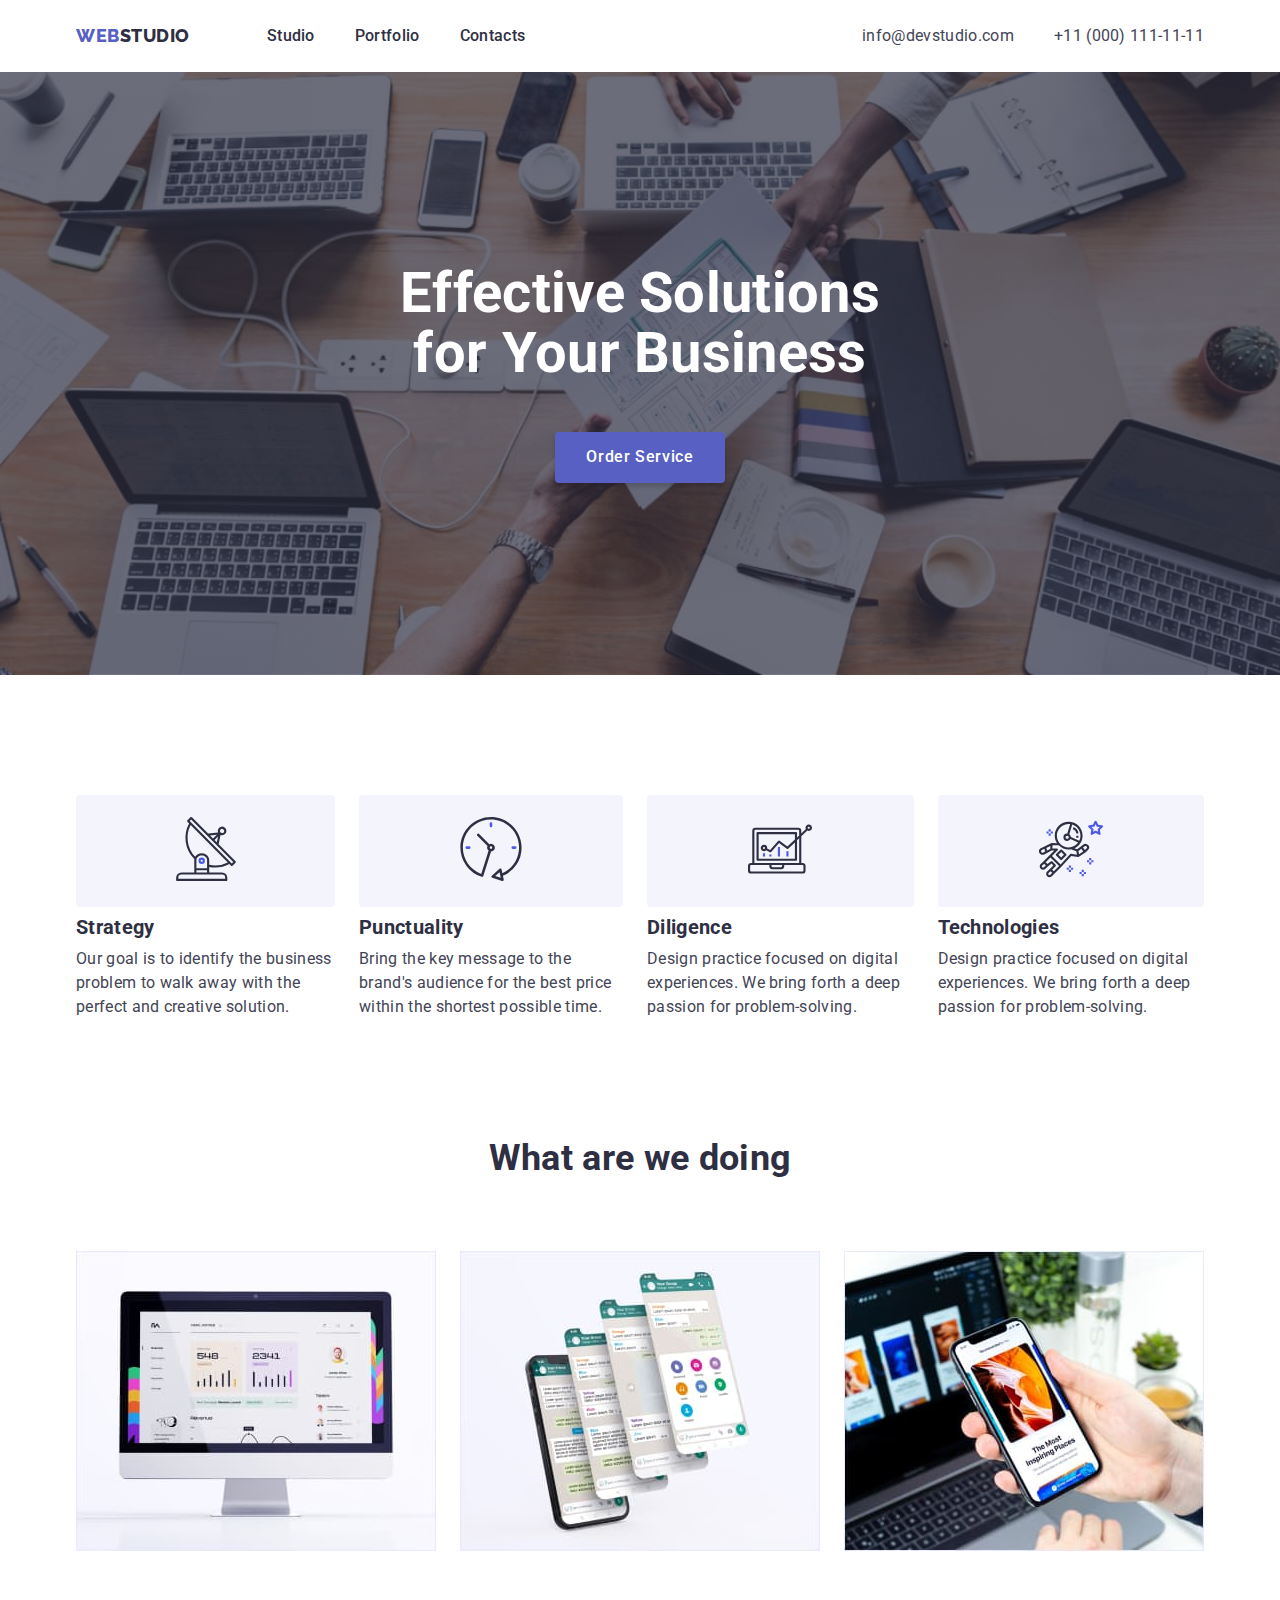
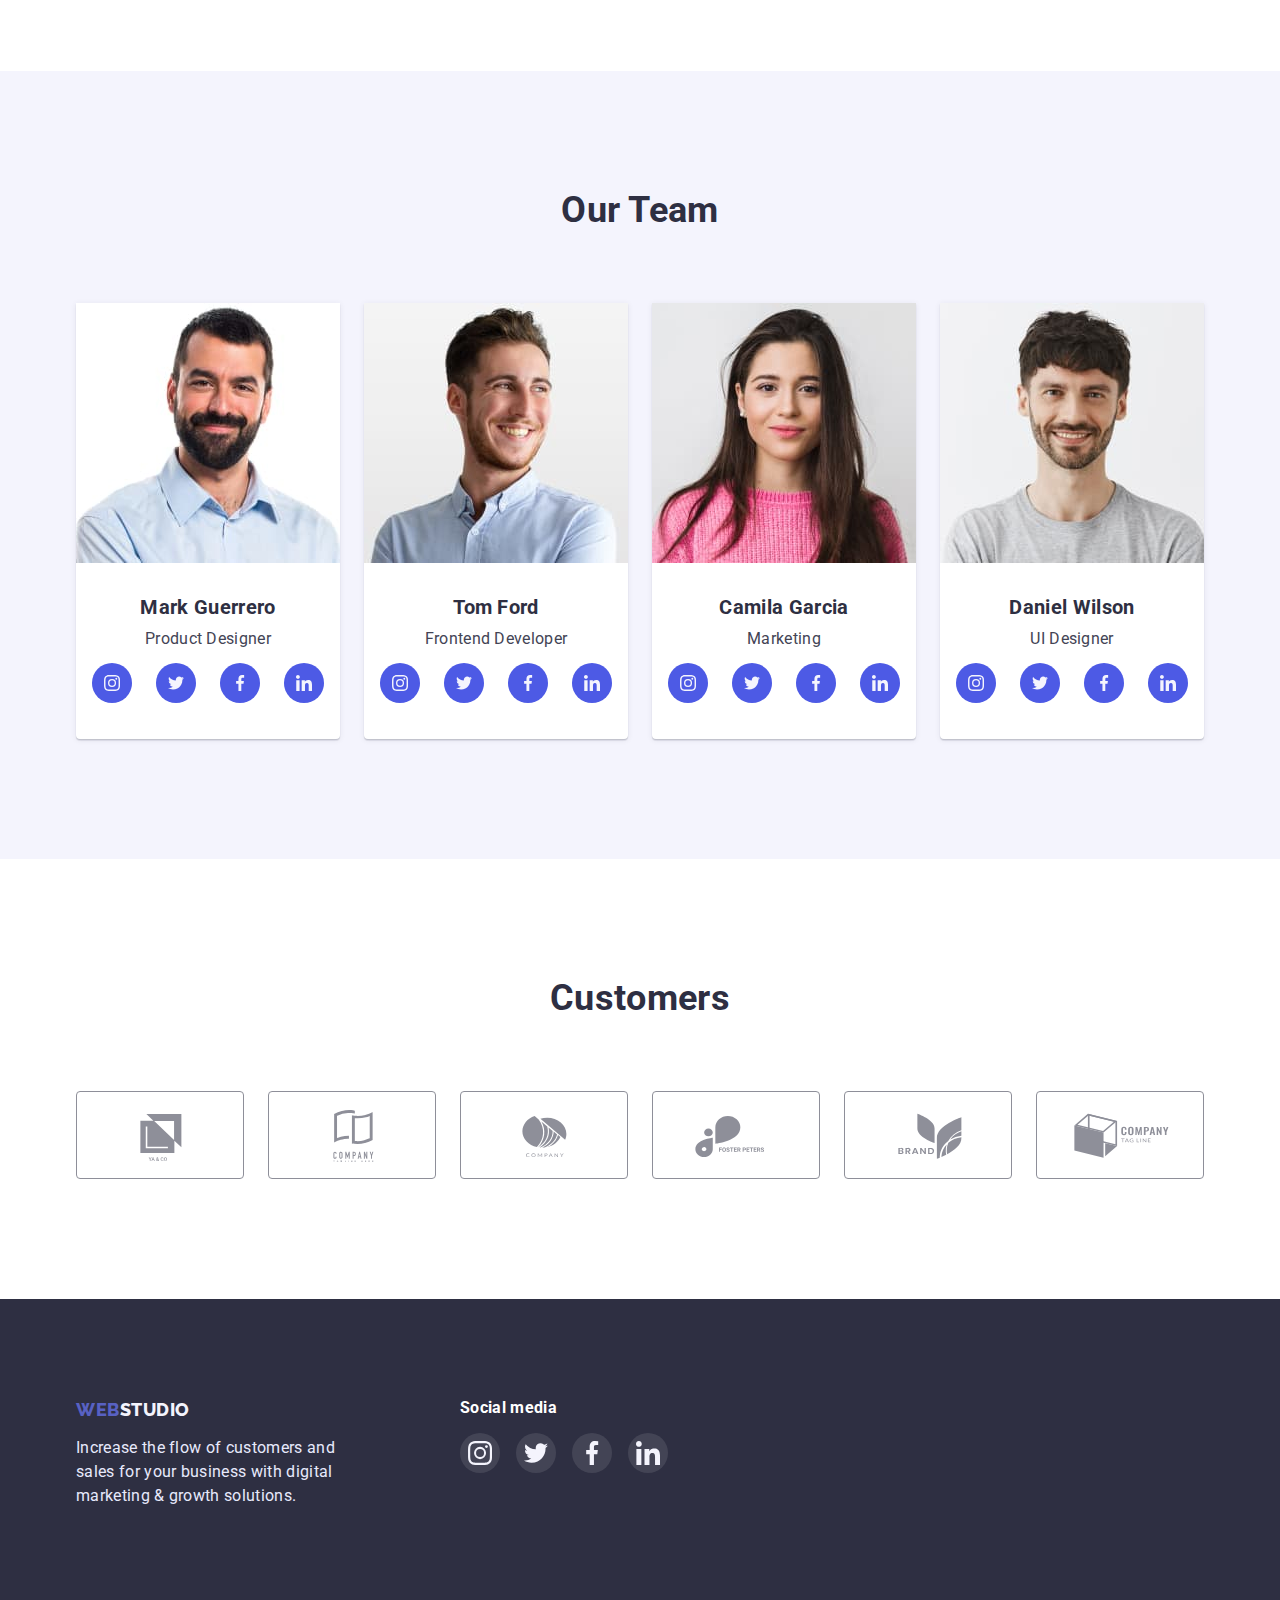
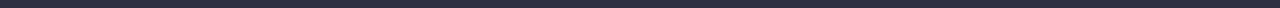
<file: index.html>
<!DOCTYPE html>
<html lang="en">
  <head>
    <meta charset="UTF-8" />
    <meta http-equiv="X-UA-Compatible" content="IE=edge" />
    <meta name="viewport" content="width=device-width, initial-scale=1.0" />
    <title>Main Page</title>
    <link rel="stylesheet" href="./css/modern-normalize.css" />
    <link rel="preconnect" href="https://fonts.googleapis.com" />
    <link rel="preconnect" href="https://fonts.gstatic.com" crossorigin />
    <link
      href="https://fonts.googleapis.com/css2?family=Raleway:wght@800&family=Roboto:wght@400;500;700;900&display=swap"
      rel="stylesheet"
    />
    <link rel="stylesheet" href="./css/styles.css" />
  </head>
  <body>
    <!--header-->
    <header class="header">
      <div class="header-div container">
        <!--logo of header-->
        <div class="header-logo">
          <a class="logo-part1" href="./index.html">
            WEB<!--
            --><span class="logo-part2">STUDIO</span>
          </a>
        </div>
        <!--Main navigation-->
        <nav class="nav">
          <div class="container-nav">
            <ul class="navigation-list">
              <li class="navigation-item">
                <a class="navigation-link" href="./index.html">Studio</a>
              </li>
              <li class="navigation-item">
                <a class="navigation-link" href="./portfolio.html">Portfolio</a>
              </li>
              <li class="navigation-item">
                <a class="navigation-link" href="">Contacts</a>
              </li>
            </ul>
          </div>
        </nav>
        <!--address of header-->
        <div class="container-address">
          <ul class="address-list">
            <li class="address-item">
              <a class="address-header" href="mailto:info@devstudio.com">
                info@devstudio.com
              </a>
            </li>
            <li class="address-item">
              <a class="address-header" href="tel:+110001111111">
                +11 (000) 111-11-11
              </a>
            </li>
          </ul>
        </div>
      </div>
    </header>
    <!--main-->
    <main class="main">
      <!--hero-->
      <section class="hero">
        <div class="container">
          <h1 class="site-theme">Effective Solutions for Your Business</h1>
          <button class="filter-button" type="button">Order Service</button>
        </div>
      </section>
      <!--peculiarities-->
      <section class="section">
        <div class="peculiarities container">
          <h2 class="visually-hidden">peculiarities</h2>
          <ul class="peculiarities-list">
            <li class="peculiarities-item icon-strategy">
              <h3 class="list-header">Strategy</h3>
              <p class="paragraph-text">
                Our goal is to identify the business problem to walk away with
                the perfect and creative solution.
              </p>
            </li>
            <li class="peculiarities-item icon-punctuality">
              <h3 class="list-header">Punctuality</h3>
              <p class="paragraph-text">
                Bring the key message to the brand's audience for the best price
                within the shortest possible time.
              </p>
            </li>
            <li class="peculiarities-item icon-diligence">
              <h3 class="list-header">Diligence</h3>
              <p class="paragraph-text">
                Design practice focused on digital experiences. We bring forth a
                deep passion for problem-solving.
              </p>
            </li>
            <li class="peculiarities-item icon-technologies">
              <h3 class="list-header">Technologies</h3>
              <p class="paragraph-text">
                Design practice focused on digital experiences. We bring forth a
                deep passion for problem-solving.
              </p>
            </li>
          </ul>
        </div>
      </section>
      <!--service-->
      <section class="service">
        <div class="container">
          <h2 class="header-section">What are we doing</h2>
          <ul class="service-list">
            <li class="service-item">
              <img
                src="./images/img1.jpg"
                alt="Website page monitor"
                width="360"
                height="300"
              />
            </li>
            <li class="service-item">
              <img
                src="./images/img2.jpg"
                alt="Smartphone with examples of several site pages in the form of layers"
                width="360"
                height="300"
              />
            </li>
            <li class="service-item">
              <img
                src="./images/img3.jpg"
                alt="Laptop and smartphone in app testing mode"
                width="360"
                height="300"
              />
            </li>
          </ul>
        </div>
      </section>
      <!--team-->
      <section class="team-cards section">
        <div class="container">
          <h2 class="header-section">Our Team</h2>
          <ul class="team-cards-list">
            <li class="card">
              <img
                src="./images/photo1.jpg"
                alt="Photo of Mark Guerrero against a white background"
                width="264"
                height="260"
              />
              <div class="card-block">
                <h3 class="list-header">Mark Guerrero</h3>
                <p class="paragraph-text">Product Designer</p>
                <ul class="card-list">
                  <li class="card-item">
                    <a href="" class="card-item-link">
                      <svg class="card-svg">
                        <use href="./images/icons.svg#instagram"></use>
                      </svg>
                    </a>
                  </li>
                  <li class="card-item">
                    <a href="" class="card-item-link">
                      <svg class="card-svg">
                        <use href="./images/icons.svg#twitter"></use>
                      </svg>
                    </a>
                  </li>
                  <li class="card-item">
                    <a href="" class="card-item-link">
                      <svg class="card-svg">
                        <use href="./images/icons.svg#facebook"></use>
                      </svg>
                    </a>
                  </li>
                  <li class="card-item">
                    <a href="" class="card-item-link">
                      <svg class="card-svg">
                        <use href="./images/icons.svg#linkedin"></use>
                      </svg>
                    </a>
                  </li>
                </ul>
              </div>
            </li>
            <li class="card">
              <img
                src="./images/photo2.jpg"
                alt="Photo of Tom Ford against a light gray background"
                width="264"
                height="260"
              />
              <div class="card-block">
                <h3 class="list-header">Tom Ford</h3>
                <p class="paragraph-text">Frontend Developer</p>
                <ul class="card-list">
                  <li class="card-item">
                    <a href="" class="card-item-link">
                      <svg class="card-svg">
                        <use href="./images/icons.svg#instagram"></use>
                      </svg>
                    </a>
                  </li>
                  <li class="card-item">
                    <a href="" class="card-item-link">
                      <svg class="card-svg">
                        <use
                          class="link-twitter"
                          href="./images/icons.svg#twitter"
                        ></use>
                      </svg>
                    </a>
                  </li>
                  <li class="card-item">
                    <a href="" class="card-item-link">
                      <svg class="card-svg">
                        <use href="./images/icons.svg#facebook"></use>
                      </svg>
                    </a>
                  </li>
                  <li class="card-item">
                    <a href="" class="card-item-link">
                      <svg class="card-svg">
                        <use href="./images/icons.svg#linkedin"></use>
                      </svg>
                    </a>
                  </li>
                </ul>
              </div>
            </li>
            <li class="card">
              <img
                src="./images/photo3.jpg"
                alt="Photo of Camila Garcia against a light gray background"
                width="264"
                height="260"
              />
              <div class="card-block">
                <h3 class="list-header">Camila Garcia</h3>
                <p class="paragraph-text">Marketing</p>
                <ul class="card-list">
                  <li class="card-item">
                    <a href="" class="card-item-link">
                      <svg class="card-svg">
                        <use href="./images/icons.svg#instagram"></use>
                      </svg>
                    </a>
                  </li>
                  <li class="card-item">
                    <a href="" class="card-item-link">
                      <svg class="card-svg">
                        <use href="./images/icons.svg#twitter"></use>
                      </svg>
                    </a>
                  </li>
                  <li class="card-item">
                    <a href="" class="card-item-link">
                      <svg class="card-svg">
                        <use href="./images/icons.svg#facebook"></use>
                      </svg>
                    </a>
                  </li>
                  <li class="card-item">
                    <a href="" class="card-item-link">
                      <svg class="card-svg">
                        <use href="./images/icons.svg#linkedin"></use>
                      </svg>
                    </a>
                  </li>
                </ul>
              </div>
            </li>
            <li class="card">
              <img
                src="./images/photo4.jpg"
                alt="Photo of Daniel Wilson against a light gray background"
                width="264"
                height="260"
              />
              <div class="card-block">
                <h3 class="list-header">Daniel Wilson</h3>
                <p class="paragraph-text">UI Designer</p>
                <ul class="card-list">
                  <li class="card-item">
                    <a href="" class="card-item-link">
                      <svg class="card-svg">
                        <use href="./images/icons.svg#instagram"></use>
                      </svg>
                    </a>
                  </li>
                  <li class="card-item">
                    <a href="" class="card-item-link">
                      <svg class="card-svg">
                        <use href="./images/icons.svg#twitter"></use>
                      </svg>
                    </a>
                  </li>
                  <li class="card-item">
                    <a href="" class="card-item-link">
                      <svg class="card-svg">
                        <use href="./images/icons.svg#facebook"></use>
                      </svg>
                    </a>
                  </li>
                  <li class="card-item">
                    <a href="" class="card-item-link">
                      <svg class="card-svg">
                        <use href="./images/icons.svg#linkedin"></use>
                      </svg>
                    </a>
                  </li>
                </ul>
              </div>
            </li>
          </ul>
        </div>
      </section>
      <!-- customers -->
      <section class="section">
        <div class="container customers">
          <h2 class="header-section">Customers</h2>
          <ul class="card-list">
            <li class="customers-item">
              <a href="" class="customers-item-link">
                <svg class="card-svg">
                  <use href="./images/icons.svg#Logo0"></use>
                </svg>
              </a>
            </li>
            <li class="customers-item">
              <a href="" class="customers-item-link">
                <svg class="card-svg">
                  <use href="./images/icons.svg#Logo1"></use>
                </svg>
              </a>
            </li>
            <li class="customers-item">
              <a href="" class="customers-item-link">
                <svg class="card-svg">
                  <use href="./images/icons.svg#Logo2"></use>
                </svg>
              </a>
            </li>
            <li class="customers-item">
              <a href="" class="customers-item-link">
                <svg class="card-svg">
                  <use href="./images/icons.svg#Logo3"></use>
                </svg>
              </a>
            </li>
            <li class="customers-item">
              <a href="" class="customers-item-link">
                <svg class="card-svg">
                  <use href="./images/icons.svg#Logo4"></use>
                </svg>
              </a>
            </li>
            <li class="customers-item">
              <a href="" class="customers-item-link">
                <svg class="card-svg">
                  <use href="./images/icons.svg#Logo5"></use>
                </svg>
              </a>
            </li>
          </ul>
        </div>
      </section>
    </main>
    <!-- footer -->
    <footer class="footer">
      <div class="container">
        <ul class="footer-list">
          <li>
            <a class="logo-part1" href="./index.html">
              WEB<!--
              --><span class="logo-part2">STUDIO</span>
            </a>
            <p class="text-explanation">
              Increase the flow of customers and sales for your business with
              digital marketing & growth solutions.
            </p>
          </li>
          <li class="social-media-item">
            <h4 class="social-media-header">Social media</h4>
            <ul class="card-list">
              <li class="card-item">
                <a href="" class="card-item-link">
                  <svg class="card-svg">
                    <use href="./images/icons.svg#instagram"></use>
                  </svg>
                </a>
              </li>
              <li class="card-item">
                <a href="" class="card-item-link">
                  <svg class="card-svg">
                    <use href="./images/icons.svg#twitter"></use>
                  </svg>
                </a>
              </li>
              <li class="card-item">
                <a href="" class="card-item-link">
                  <svg class="card-svg">
                    <use href="./images/icons.svg#facebook"></use>
                  </svg>
                </a>
              </li>
              <li class="card-item">
                <a href="" class="card-item-link">
                  <svg class="card-svg">
                    <use href="./images/icons.svg#linkedin"></use>
                  </svg>
                </a>
              </li>
            </ul>
          </li>
        </ul>
      </div>
    </footer>
  </body>
</html>
</file>
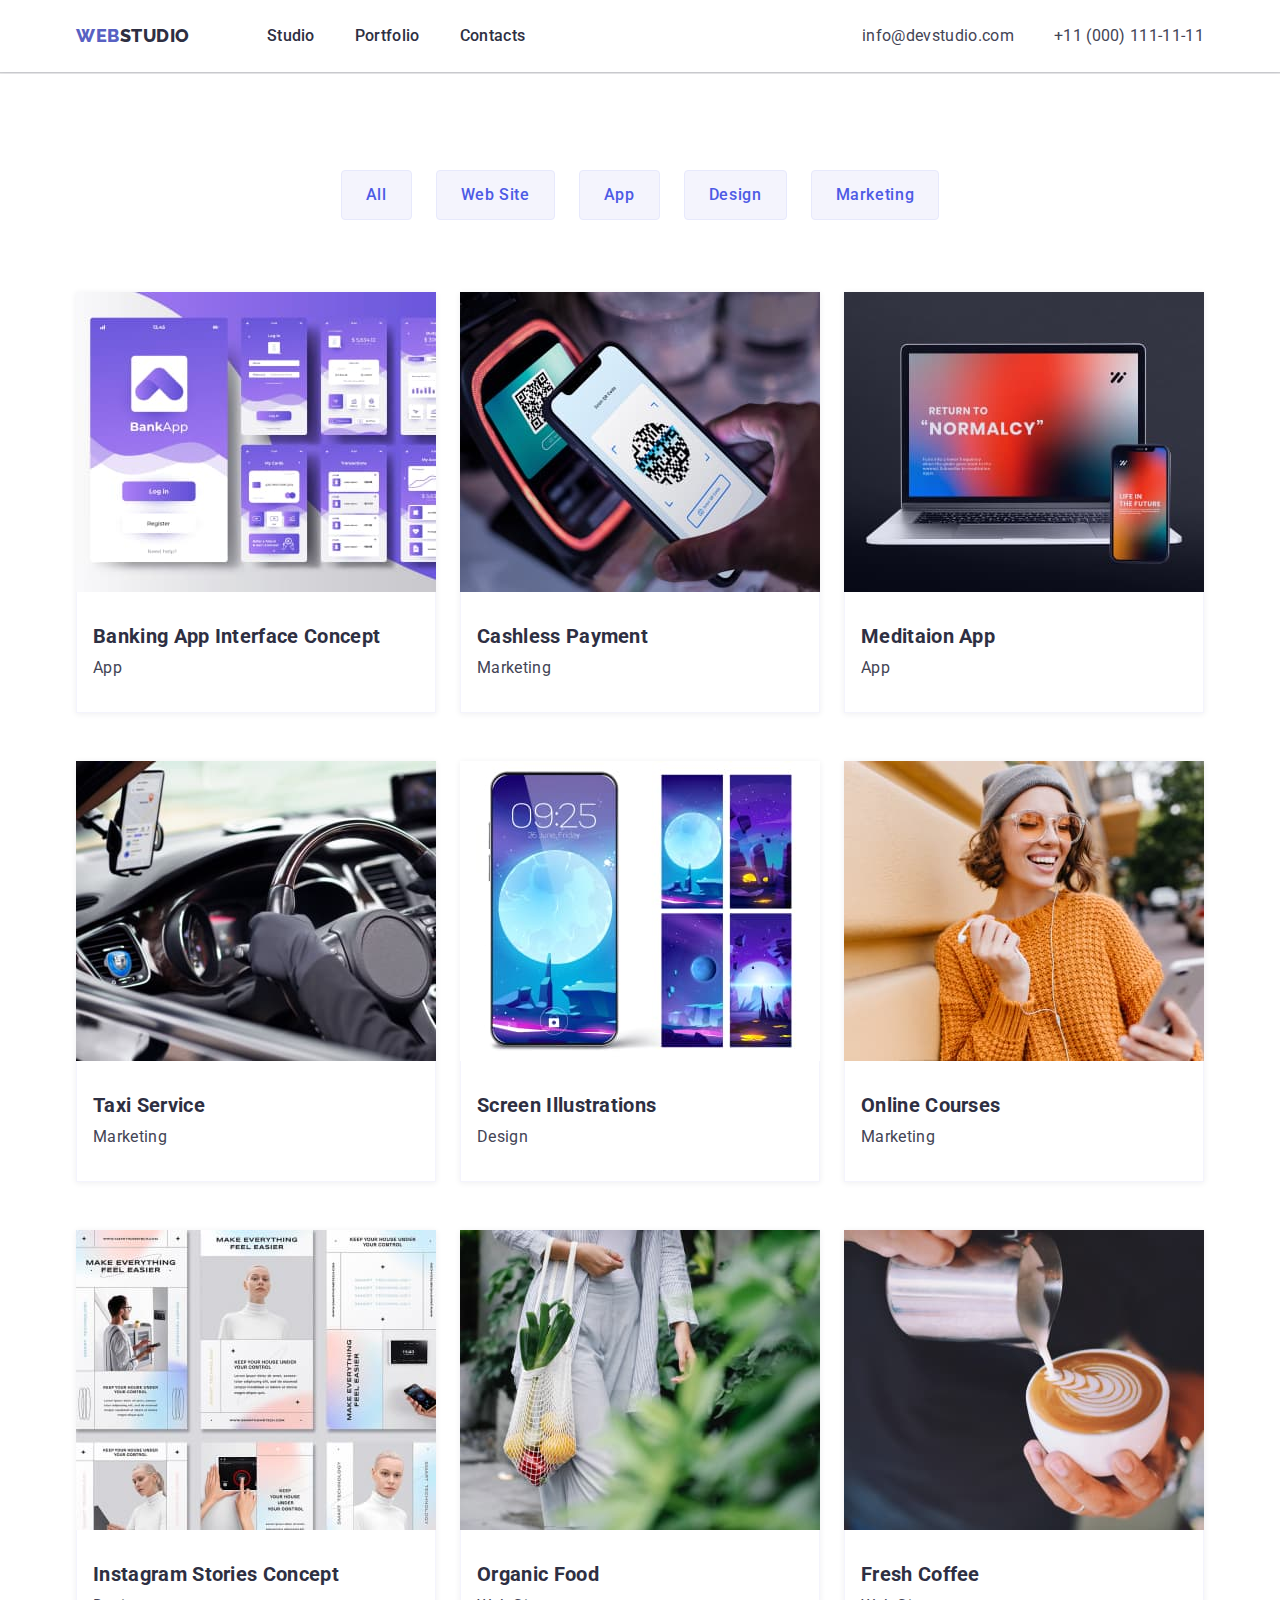
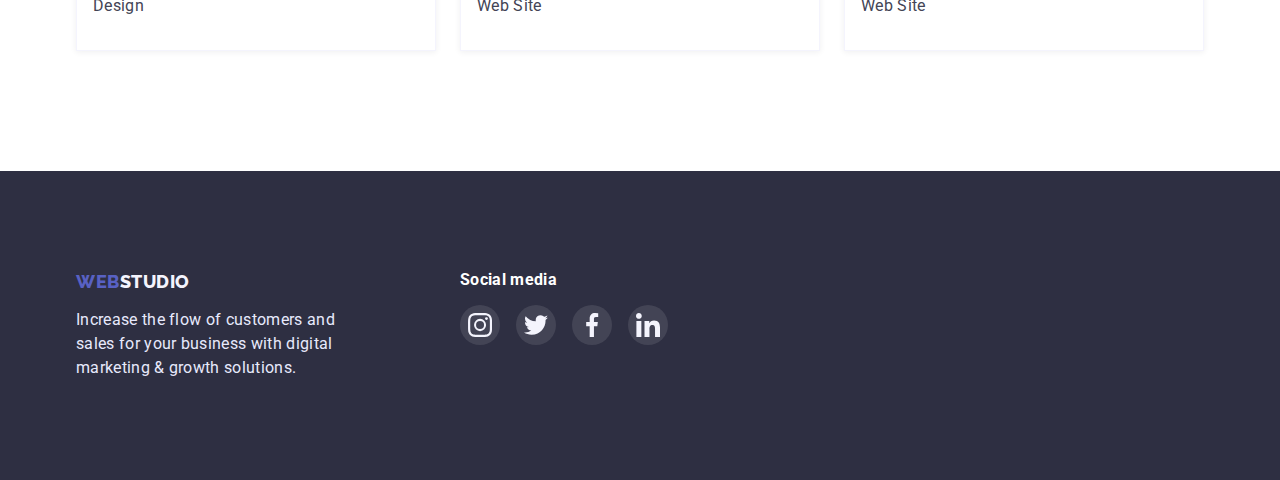
<file: portfolio.html>
<!DOCTYPE html>
<html lang="en">
  <head>
    <meta charset="UTF-8" />
    <meta http-equiv="X-UA-Compatible" content="IE=edge" />
    <meta name="viewport" content="width=device-width, initial-scale=1.0" />
    <title>Portfolio</title>
    <link rel="stylesheet" href="./css/modern-normalize.css" />
    <link rel="preconnect" href="https://fonts.googleapis.com" />
    <link rel="preconnect" href="https://fonts.gstatic.com" crossorigin />
    <link
      href="https://fonts.googleapis.com/css2?family=Raleway:wght@800&family=Roboto:wght@400;500;700;900&display=swap"
      rel="stylesheet"
    />
    <link rel="stylesheet" href="./css/styles.css" />
  </head>
  <body>
    <!--header-->
    <header class="header">
      <div class="header-div container">
        <!--logo of header-->
        <div class="header-logo">
          <a class="logo-part1" href="./index.html">
            WEB<!--
            --><span class="logo-part2">STUDIO</span>
          </a>
        </div>
        <!--Main navigation-->
        <nav class="nav">
          <div class="container-nav">
            <ul class="navigation-list">
              <li class="navigation-item">
                <a class="navigation-link" href="./index.html">Studio</a>
              </li>
              <li class="navigation-item">
                <a class="navigation-link" href="./portfolio.html">Portfolio</a>
              </li>
              <li class="navigation-item">
                <a class="navigation-link" href="./proba.html">Contacts</a>
              </li>
            </ul>
          </div>
        </nav>
        <!--address of header-->
        <div class="container-address">
          <ul class="address-list">
            <li class="address-item">
              <a class="address-header" href="mailto:info@devstudio.com">
                info@devstudio.com
              </a>
            </li>
            <li class="address-item">
              <a class="address-header" href="tel:+110001111111">
                +11 (000) 111-11-11
              </a>
            </li>
          </ul>
        </div>
      </div>
    </header>
    <!--main-->
    <main class="portfolio-main">
      <!-- Page of portfolio -->
      <section class="portfolio">
        <div class="portfolio-div container">
          <h1 class="visually-hidden">Page of Portfolio</h1>
          <!-- filter -->
          <ul class="filter-list">
            <li class="filter-item">
              <button class="filter-button" type="button">All</button>
            </li>
            <li class="filter-item">
              <button class="filter-button" type="button">Web Site</button>
            </li>
            <li class="filter-item">
              <button class="filter-button" type="button">App</button>
            </li>
            <li class="filter-item">
              <button class="filter-button" type="button">Design</button>
            </li>
            <li class="filter-item">
              <button class="filter-button" type="button">Marketing</button>
            </li>
          </ul>

          <!-- project cards -->
          <ul class="project-cards">
            <li class="project-cards-item">
              <a class="project-card-link" href="">
                <img
                  src="./images/project1.jpg"
                  alt="BankApp interface pages design"
                  width="360"
                  height="300"
                />
                <div class="project-card-block">
                  <h3 class="list-header">Banking App Interface Concept</h3>
                  <p class="paragraph-text">App</p>
                </div>
              </a>
            </li>
            <li class="project-cards-item">
              <a class="project-card-link" href="">
                <img
                  src="./images/project2.jpg"
                  alt="Smartphone scanning a QR code"
                  width="360"
                  height="300"
                />
                <div class="project-card-block">
                  <h3 class="list-header">Cashless Payment</h3>
                  <p class="paragraph-text">Marketing</p>
                </div>
              </a>
            </li>
            <li class="project-cards-item">
              <a class="project-card-link" href="">
                <img
                  src="./images/project3.jpg"
                  alt="Open pages of the application 'Life in the future' on a laptop and smartphone"
                  width="360"
                  height="300"
                />
                <div class="project-card-block">
                  <h3 class="list-header">Meditaion App</h3>
                  <p class="paragraph-text">App</p>
                </div>
              </a>
            </li>
            <li class="project-cards-item">
              <a class="project-card-link" href="">
                <img
                  src="./images/project4.jpg"
                  alt="Photo of the driver's seat in the car"
                  width="360"
                  height="300"
                />
                <div class="project-card-block">
                  <h3 class="list-header">Taxi Service</h3>
                  <p class="paragraph-text">Marketing</p>
                </div>
              </a>
            </li>
            <li class="project-cards-item">
              <a class="project-card-link" href="">
                <img
                  src="./images/project5.jpg"
                  alt="screensavers for smartphone"
                  width="360"
                  height="300"
                />
                <div class="project-card-block">
                  <h3 class="list-header">Screen Illustrations</h3>
                  <p class="paragraph-text">Design</p>
                </div>
              </a>
            </li>
            <li class="project-cards-item">
              <a class="project-card-link" href="">
                <img
                  src="./images/project6.jpg"
                  alt="photo of student girl with smartphone"
                  width="360"
                  height="300"
                />
                <div class="project-card-block">
                  <h3 class="list-header">Online Courses</h3>
                  <p class="paragraph-text">Marketing</p>
                </div>
              </a>
            </li>
            <li class="project-cards-item">
              <a class="project-card-link" href="">
                <img
                  src="./images/project7.jpg"
                  alt="Instagram Stories page examples"
                  width="360"
                  height="300"
                />
                <div class="project-card-block">
                  <h3 class="list-header">Instagram Stories Concept</h3>
                  <p class="paragraph-text">Design</p>
                </div>
              </a>
            </li>
            <li class="project-cards-item">
              <a class="project-card-link" href="">
                <img
                  src="./images/project8.jpg"
                  alt="A woman carries fresh vegetables and fruits in a shopping bag"
                  width="360"
                  height="300"
                />
                <div class="project-card-block">
                  <h3 class="list-header">Organic Food</h3>
                  <p class="paragraph-text">Web Site</p>
                </div>
              </a>
            </li>
            <li class="project-cards-item">
              <a class="project-card-link" href="">
                <img
                  src="./images/project9.jpg"
                  alt="preparing a cup of coffee with decoration element"
                  width="360"
                  height="300"
                />
                <div class="project-card-block">
                  <h3 class="list-header">Fresh Coffee</h3>
                  <p class="paragraph-text">Web Site</p>
                </div>
              </a>
            </li>
          </ul>
        </div>
      </section>
    </main>
    <!-- footer -->
    <footer class="footer">
      <div class="container">
        <ul class="footer-list">
          <li>
            <a class="logo-part1" href="./index.html">
              WEB<!--
              --><span class="logo-part2">STUDIO</span>
            </a>
            <p class="text-explanation">
              Increase the flow of customers and sales for your business with
              digital marketing & growth solutions.
            </p>
          </li>
          <li class="social-media-item">
            <h4 class="social-media-header">Social media</h4>
            <ul class="card-list">
              <li class="card-item">
                <a href="" class="card-item-link">
                  <svg class="card-svg">
                    <use href="./images/icons.svg#instagram"></use>
                  </svg>
                </a>
              </li>
              <li class="card-item">
                <a href="" class="card-item-link">
                  <svg class="card-svg">
                    <use href="./images/icons.svg#twitter"></use>
                  </svg>
                </a>
              </li>
              <li class="card-item">
                <a href="" class="card-item-link">
                  <svg class="card-svg">
                    <use href="./images/icons.svg#facebook"></use>
                  </svg>
                </a>
              </li>
              <li class="card-item">
                <a href="" class="card-item-link">
                  <svg class="card-svg">
                    <use href="./images/icons.svg#linkedin"></use>
                  </svg>
                </a>
              </li>
            </ul>
          </li>
        </ul>
      </div>
    </footer>
  </body>
</html>
</file>
<file: css/styles.css>
:root {
  --primary-color: #ffffff;
  --primary-text-color: #2e2f42;
  --second-text-color: #434455;
  --hover-effect-color: #5861c3;
  --backgrounds-color: #f4f4fd;
  --botton-background-color: #404bbf;
  --botton-hover-color: #4d5ae5;
  --footer-p-color: #e7e9fc;
  --second-font-weight: 500;
  --header-font-weight: 700;
  --primary-width: 1440px;
  --primary-gap: 8px;
  --primary-margin-bottom: 32px;
  --left-margin: 24px;
  --top-margin: 48px;
  --size-16px: 16px;
}

/* common style values */
* {
  margin: 0;
  padding: 0;
  list-style: none;
  text-decoration-line: none;
}

*,
::before,
::after {
  box-sizing: border-box;
}

body {
  margin-left: auto;
  margin-right: auto;

  font-family: "Roboto", "sans-serif";
  font-size: var(--size-16px);
  letter-spacing: 0.02em;
  color: var(--primary-text-color);
  background-color: var(--primary-color);
}

.container {
  margin-left: auto;
  margin-right: auto;
  padding-left: 15px;
  padding-right: 15px;
  width: 1158px;
}

.section {
  padding-top: 120px;
  padding-bottom: 120px;
}

h2 {
  text-align: center;
}

img {
  display: block;
  width: 100%;
}

/* header */
.header {
  box-shadow: 0px 2px 1px rgba(46, 47, 66, 0.08),
    0px 1px 1px rgba(46, 47, 66, 0.16),
    0px 1px 6px rgba(46, 47, 66, 0.08);
  background-color: var(--primary-color);
}

.header .container {
  display: flex;
}

.header-logo {
  margin-right: 77px;
}

.header .logo-part1 {
  line-height: 1.33;
}

.logo-part1,
.logo-part2 {
  font-family: "Raleway";
  font-weight: 800;
  font-size: 18px;
  letter-spacing: 0.03em;
  text-decoration-line: none;
}

.header .logo-part1,
.navigation-link,
.address-header {
  display: block;
  padding-top: var(--left-margin);
  padding-bottom: var(--left-margin);
}

.logo-part1 {
  color: var(--hover-effect-color);
}

.logo-part2 {
  color: var(--primary-text-color);
}

.logo-part1:hover,
.logo-part1:hover,
.address-header:hover,
.logo-part1:focus,
.logo-part1:focus,
.address-header:focus {
  color: var(--hover-effect-color);
}

.navigation-list {
  display: flex;
}

.navigation-item+.navigation-item {
  margin-left: 40px;
}

.navigation-link {
  font-weight: var(--second-font-weight);
  color: var(--primary-text-color);
  text-decoration-line: none;
  line-height: 1.5;
}

.navigation-link:hover,
.navigation-link:focus {
  color: var(--second-text-color);
}

.navigation-link:active {
  color: var(--botton-hover-color);
}

.container-address {
  margin-left: auto;
}

.address-item:not(:last-child) {
  margin-right: 40px;
}

.address-header {
  color: var(--second-text-color);
  line-height: 1.5;
}

.address-list {
  display: flex;
  margin-left: auto;
}

/* "Main Page" */
.main {
  background-color: var(--primary-color);
}

/* "hero" */
.hero {
  margin: 0 auto;
  text-align: center;

  padding-top: 192px;
  padding-bottom: 192px;
  margin: 0 auto;
  text-align: center;
  max-width: 1600px;

  background-image: linear-gradient(to right,
      rgba(46, 47, 66, 0.7), rgba(46, 47, 66, 0.7)),
    url("../images/people-office.jpg");
  background-repeat: no-repeat;
  background-position: center;
  background-size: 1600px;
}

.hero .container {
  width: 522px;
}

.footer {
  background-color: var(--primary-text-color);
}

.site-theme {
  width: 492px;
  font-weight: var(--header-font-weight);
  font-size: 56px;
  line-height: 1.07;
  color: var(--primary-color);
}

.filter-button {
  font-family: inherit;
  font-weight: var(--second-font-weight);
  font-size: var(--size-16px);
  line-height: 1.5;
  background-color: var(--backgrounds-color);
  color: var(--botton-hover-color);
  letter-spacing: 0.04em;

  border-radius: 4px;
  border: 0;
  cursor: pointer;
}

.hero .filter-button {
  display: inline;
  text-align: center;

  width: 170px;
  height: 51px;
  margin-top: var(--top-margin);

  line-height: 1.17;
  background-color: var(--hover-effect-color);
  color: var(--primary-color);

  box-shadow: 0 4px 4px rgba(0, 0, 0, 0.15);
}

.hero .filter-button:hover,
.hero .filter-button:focus {
  background-color: var(--hover-effect-color);
  box-shadow: 0px 1px 6px rgba(46, 47, 66, 0.08),
    0px 1px 1px rgba(46, 47, 66, 0.16),
    0px 2px 1px rgba(46, 47, 66, 0.08);
}

.hero .filter-button:active {
  background-color: var(--botton-background-color);
  box-shadow: 0 4px 4px rgba(0, 0, 0, 0.15);
}

/* section "peculiarities" */
.peculiarities-list,
.service-list,
.team-cards-list,
.filter-list {
  display: flex;
}

.peculiarities,
.service,
.portfolio-main {
  background-color: var(--primary-color);
}

.peculiarities-item::before {
  display: flex;
  content: "";
  height: 112px;
  margin-bottom: 8px;
  background-color: var(--backgrounds-color);
  background-repeat: no-repeat;
  background-position: center;
  border-radius: 4px;
}

.icon-strategy::before {
  content: url('data: image/svg+xml;charset=UTF-8,<svg xmlns="http://www.w3.org/2000/svg" width="64" height="64"><path fill="%232E2F42" d="M61.546 44.195 44.66 27.185l1.874-9.23c.484.188.998.287 1.517.29h.013a4.318 4.318 0 1 0-4.017-2.87l-9.92 1.21L17.945.32a1.066 1.066 0 0 0-.753-.32c-.28.001-.548.113-.747.31L13.42 3.318a1.067 1.067 0 0 0 0 1.509l1.628 1.65a29.885 29.885 0 0 0 5.04 35.327c.084.081.183.147.291.195a6.192 6.192 0 0 0-.104 1.094v12.374h-12.8A5.34 5.34 0 0 0 2.14 60.8v2.133c0 .59.478 1.067 1.067 1.067h49.067c.589 0 1.067-.478 1.067-1.067V60.8a5.34 5.34 0 0 0-5.334-5.333h-12.8v-5.484c2.005.42 4.048.635 6.097.64a29.699 29.699 0 0 0 14.08-3.567l1.637 1.646c.198.202.469.318.753.32.28-.002.548-.113.746-.31l3.025-3.009a1.067 1.067 0 0 0 0-1.508ZM46.56 12.466a2.133 2.133 0 1 1 1.503 3.646h-.006a2.133 2.133 0 0 1-1.493-3.646h-.004Zm-2.511 7.01-1.197 5.89-2.351-2.364 3.548-3.527Zm-1.212-1.804-3.84 3.817-2.97-2.987 6.81-.83ZM48.008 57.6a3.2 3.2 0 0 1 3.2 3.2v1.067H4.275V60.8a3.2 3.2 0 0 1 3.2-3.2h40.533Zm-14.933-4.267v2.134H22.408v-2.134h10.667ZM22.408 51.2v-8.107c0-2.587 2.393-4.693 5.333-4.693 2.941 0 5.334 2.106 5.334 4.693V51.2H22.408Zm12.8-3.392v-4.715c0-3.764-3.35-6.826-7.466-6.826a7.6 7.6 0 0 0-6.563 3.572 27.739 27.739 0 0 1-4.557-31.774l37.204 37.417a27.642 27.642 0 0 1-18.618 2.326Zm22.578-1.367-1.503-1.512L17.181 5.591 15.672 4.08l1.51-1.504 15.87 15.96c.007 0 .011.013.019.019L59.3 44.937l-1.514 1.504Z" /><path fill="%234D5AE5" d="M27.751 40.533h-.01a3.2 3.2 0 0 0-.01 6.4h.01a3.2 3.2 0 0 0 .01-6.4Zm.747 3.957a1.067 1.067 0 0 1-1.818-.762 1.068 1.068 0 0 1 1.061-1.061 1.067 1.067 0 0 1 .747 1.823h.01Z" /></svg>');
  justify-content: center;
  align-items: center;

}

.icon-punctuality::before {
  content: url('data: image/svg+xml;charset=UTF-8,<svg xmlns="http://www.w3.org/2000/svg" width="64" height="64" fill="none"><g clip-path="url(%23a)"><path fill="%232E2F42" d="M62.593 30.602C62.59 13.698 48.883-.003 31.977 0 15.073.003 1.372 13.71 1.375 30.616a30.61 30.61 0 0 0 21.299 29.152c.12.038.247.058.373.057.242 0 .478-.065.685-.187.27-.16.472-.414.567-.713l7.73-24.5a3.826 3.826 0 1 0-1.68-7.27L20.137 16.942a1.275 1.275 0 0 0-1.803 1.804l10.207 10.218a3.752 3.752 0 0 0 1.072 4.618l-7.365 23.346C7.692 51.566.239 35.42 5.601 20.864 10.963 6.31 27.11-1.145 41.665 4.217 56.22 9.58 63.673 25.726 58.312 40.281a28.087 28.087 0 0 1-14.925 15.947l-.796-3.749a1.275 1.275 0 0 0-2.096-.687l-7.674 6.851a1.275 1.275 0 0 0 .462 2.169l9.797 3.127a1.275 1.275 0 0 0 1.638-1.48l-.782-3.678a30.51 30.51 0 0 0 18.657-28.178Zm-30.609-1.275a1.276 1.276 0 1 1 0 2.552 1.276 1.276 0 0 1 0-2.552Zm4.201 29.728 4.368-3.896 1.206 5.68-5.574-1.784Z" /><path fill="%234D5AE5" d="M30.709 6.37v2.55a1.275 1.275 0 1 0 2.55 0V6.37a1.276 1.276 0 0 0-2.55 0ZM7.752 29.327a1.275 1.275 0 0 0 0 2.55h2.55a1.275 1.275 0 1 0 0-2.55h-2.55ZM56.216 31.878a1.275 1.275 0 1 0 0-2.55h-2.55a1.276 1.276 0 0 0 0 2.55h2.55Z" /></g><defs><clipPath id="a"><path fill="%23fff" d="M0 0h64v64H0z" /></clipPath></defs></svg>');
  justify-content: center;
  align-items: center;
}

.icon-diligence::before {
  content: url('data: image/svg+xml;charset=UTF-8,<svg xmlns="http://www.w3.org/2000/svg" width="64" height="64" fill="none"><g clip-path="url(%23a)"><path fill="%234D5AE5" d="M29.851 29.93h2.132v9.594h-2.132V29.93ZM38.38 34.194h2.132v5.33H38.38v-5.33ZM21.322 37.392h2.132v2.132h-2.132v-2.132ZM14.925 36.326h2.133v3.198h-2.133v-3.198Z" /><path fill="%232E2F42" d="M3.198 56.582h51.173a3.198 3.198 0 0 0 3.199-3.198v-4.265a3.198 3.198 0 0 0-3.199-3.198h-1.066V19.334l6.056-5.736a3.216 3.216 0 1 0-1.493-1.526l-4.563 4.325v-2.46a3.198 3.198 0 0 0-3.198-3.198H7.463a3.198 3.198 0 0 0-3.199 3.199V45.92H3.198A3.198 3.198 0 0 0 0 49.119v4.265a3.198 3.198 0 0 0 3.198 3.198Zm57.57-46.909a1.066 1.066 0 1 1 0 2.133 1.066 1.066 0 0 1 0-2.133ZM6.397 13.938c0-.59.477-1.067 1.066-1.067h42.644c.589 0 1.066.478 1.066 1.067v4.477l-2.132 2.026V16.07c0-.589-.477-1.066-1.066-1.066H9.595c-.589 0-1.066.477-1.066 1.066v26.652c0 .59.477 1.067 1.066 1.067h38.38c.589 0 1.066-.478 1.066-1.067V23.374l2.132-2.02V45.92H6.397V13.938Zm9.595 13.859a3.198 3.198 0 1 0 2.214 5.497l3.706 1.86c.43.215.953.114 1.273-.246l7.877-8.863 7.744 5.803c.416.311.996.278 1.372-.079l6.73-6.375v16.262H10.662v-24.52H46.91v5.32L39.366 29.6l-7.81-5.855a1.067 1.067 0 0 0-1.435.145l-7.986 8.985-2.986-1.493c.022-.128.036-.257.041-.387a3.199 3.199 0 0 0-3.198-3.198Zm1.066 3.198a1.066 1.066 0 1 1-2.133 0 1.066 1.066 0 0 1 2.133 0Zm6.396 17.058h10.661v1.066c0 .589-.477 1.066-1.066 1.066H24.52a1.066 1.066 0 0 1-1.066-1.066v-1.066ZM2.132 49.12c0-.589.478-1.066 1.066-1.066h18.124v1.066a3.198 3.198 0 0 0 3.198 3.199h8.53a3.198 3.198 0 0 0 3.198-3.199v-1.066H54.37c.59 0 1.067.477 1.067 1.066v4.265c0 .588-.478 1.066-1.067 1.066H3.198a1.066 1.066 0 0 1-1.066-1.066v-4.265Z" /></g><defs><clipPath id="a"><path fill="%23fff" d="M0 0h64v64H0z" /></clipPath></defs></svg>');
  justify-content: center;
  align-items: center;
}

.icon-technologies::before {
  content: url('data: image/svg+xml;charset=UTF-8,<svg xmlns="http://www.w3.org/2000/svg" width="64" height="64" fill="none"><path fill="%234D5AE5" d="M63.948 9.048a1.068 1.068 0 0 0-.86-.725l-3.822-.556-1.71-3.462c-.358-.73-1.553-.73-1.912 0l-1.71 3.462-3.82.556a1.067 1.067 0 0 0-.592 1.819l2.765 2.695-.653 3.806c-.068.4.096.804.424 1.043.332.241.765.271 1.124.081L56.6 15.97l3.417 1.797a1.068 1.068 0 0 0 1.548-1.124l-.652-3.806 2.766-2.695a1.07 1.07 0 0 0 .27-1.094Zm-4.926 2.654c-.25.244-.366.598-.306.944l.382 2.228-2.001-1.051a1.064 1.064 0 0 0-.994 0l-2.001 1.051.381-2.228a1.068 1.068 0 0 0-.306-.944l-1.62-1.579 2.238-.325c.348-.05.647-.269.803-.584l1-2.026L57.6 9.214c.156.315.456.534.804.584l2.237.325-1.618 1.579ZM52.267 41.044h-2.134v2.134h2.134v-2.134ZM52.267 45.311h-2.134v2.134h2.134V45.31Z" /><path fill="%234D5AE5" d="M54.4 43.178h-2.133v2.133H54.4v-2.133ZM50.134 43.178H48v2.133h2.134v-2.133ZM44.8 52.778h-2.133v2.133H44.8v-2.133ZM44.8 57.045h-2.133v2.133H44.8v-2.133ZM46.934 54.911H44.8v2.134h2.134V54.91Z" /><path fill="%234D5AE5" d="M42.667 54.911h-2.134v2.134h2.134V54.91ZM32 48.511h-2.133v2.134H32V48.51ZM32 52.778h-2.133v2.133H32v-2.133ZM34.133 50.645H32v2.133h2.133v-2.133ZM29.867 50.645h-2.134v2.133h2.134v-2.133ZM11.733 12.244H9.6v2.133h2.133v-2.133ZM11.733 16.51H9.6v2.134h2.133v-2.133ZM13.866 14.377h-2.133v2.134h2.133v-2.134ZM9.6 14.377H7.466v2.134H9.6v-2.134Z" /><path fill="%232E2F42" d="M49.43 28.319a3.548 3.548 0 0 0-2.377-1.41 3.553 3.553 0 0 0-2.68.705l-2.503 1.919h-.001l-3.796 2.835-2.715-1.082c4.842-2.172 8.227-7.016 8.227-12.64C43.585 11 37.34 4.78 29.663 4.78 21.986 4.78 15.74 11 15.74 18.646c0 2.771.828 5.348 2.24 7.517l-5.528-.048h-.01c-.017 0-.03.009-.047.01-.105.004-.209.025-.31.061-.026.01-.052.015-.077.027-.013.005-.025.006-.038.013l-6.466 3.193h-.002l-3.787 1.822a.82.82 0 0 0-.126.07A3.56 3.56 0 0 0 .393 35.9c.44.858 1.19 1.49 2.112 1.779a3.558 3.558 0 0 0 2.757-.257l2.776-1.476 4.528-2.339 2.714-.015-10.884 10.83c0 .002-.002.002-.003.003l-2.677 2.666a3.298 3.298 0 0 0-.98 2.356c0 .89.347 1.727.98 2.357.65.647 1.504.97 2.358.97.856 0 1.709-.323 2.36-.97l2.629-2.617 3.481-2.6 1.802 1.794-3.523 3.508-.003.003-2.678 2.666a3.298 3.298 0 0 0-.98 2.355c0 .89.348 1.727.98 2.358.65.646 1.505.97 2.36.97.854 0 1.71-.324 2.36-.97l2.679-2.667 4.285-4.266c0-.002 0-.003.002-.004l2.019-2-.008-.007c.013-.013.031-.017.044-.031L32.215 38.98l6.942.987a1.052 1.052 0 0 0 .525-.066c.035-.013.066-.03.1-.047.038-.019.078-.03.114-.054l6.427-4.267c.024-.016.036-.041.059-.059.025-.02.057-.028.08-.05l2.544-2.383a3.558 3.558 0 0 0 .423-4.723ZM4.26 35.54c-.346.186-.74.223-1.116.104a1.43 1.43 0 0 1-.425-2.52l2.628-1.264.632 1.849.266.776L4.26 35.54Zm6.995-3.655-3.097 1.6-.51-1.494-.367-1.073 4.053-2-.079 2.967Zm30.199-13.241c0 1.837-.438 3.57-1.198 5.119l-8.363-3.798a3.722 3.722 0 0 0-1.576-2.776l2.928-9.72C38 8.98 41.454 13.416 41.454 18.643Zm-23.578 0c0-6.47 5.289-11.734 11.789-11.734.506 0 1 .043 1.49.105l-2.864 9.507c-.038 0-.075-.011-.114-.011a3.744 3.744 0 0 0-3.745 3.733 3.744 3.744 0 0 0 3.745 3.733c1.389 0 2.589-.766 3.236-1.889l7.725 3.51c-2.15 2.893-5.59 4.78-9.473 4.78-6.5 0-11.789-5.265-11.789-11.734Zm11.913 1.6c0 .882-.724 1.6-1.612 1.6a1.608 1.608 0 0 1-1.612-1.6c0-.882.723-1.6 1.612-1.6.888 0 1.612.718 1.612 1.6ZM4.929 50.292a1.217 1.217 0 0 1-1.708.002 1.187 1.187 0 0 1 0-1.689l1.924-1.917 1.702 1.695-1.917 1.91Zm6.428 7.467a1.216 1.216 0 0 1-1.71.002 1.188 1.188 0 0 1 0-1.689l1.926-1.918.805.801.898.894-1.919 1.91Zm6.964-6.937-.004.002-3.53 3.52-.805-.801-.898-.894 3.527-3.51v-.002s.002 0 .003-.002c.08-.08.13-.176.18-.27.013-.028.04-.052.052-.08.033-.083.038-.171.05-.258.007-.049.028-.095.028-.145 0-.071-.025-.14-.04-.211-.013-.064-.013-.13-.037-.191-.04-.1-.11-.189-.183-.275-.02-.024-.027-.054-.05-.076h-.001l-.002-.004-3.214-3.2c-.034-.034-.078-.048-.116-.077a1.026 1.026 0 0 0-.174-.115.99.99 0 0 0-.187-.065 1.024 1.024 0 0 0-.206-.04 1.035 1.035 0 0 0-.19.01 1.068 1.068 0 0 0-.209.04.987.987 0 0 0-.188.09c-.04.022-.085.03-.122.057l-3.547 2.648-1.801-1.794 4.798-4.773 8.72 8.578-1.854 1.838Zm13.637-14.034c-.03-.004-.06.008-.09.006a1.044 1.044 0 0 0-.23.014.983.983 0 0 0-.37.136c-.06.036-.114.075-.166.123-.026.022-.057.033-.08.058l-9.397 10.292-8.656-8.514 5.666-5.636a1.068 1.068 0 0 0-.759-1.822l-4.437.026.055-3.215 6.208.053a13.897 13.897 0 0 0 9.963 4.202c.875 0 1.728-.09 2.559-.245.08.064.159.129.26.17l4.818 1.92.305 1.516.357 1.77-6.006-.854Zm8.083.357-.627-3.116 2.893-2.16.758 1.005 1.136 1.508-4.16 2.763Zm7.507-5.662-1.676 1.57-1.862-2.473 1.663-1.274c.31-.24.701-.336 1.085-.286.387.054.728.256.96.568.434.584.36 1.398-.17 1.895Z" /><path fill="%232E2F42" d="m27.204 37.088-4.286-4.267a1.066 1.066 0 0 0-1.505 0l-4.285 4.267a1.072 1.072 0 0 0 0 1.513l4.285 4.266a1.066 1.066 0 0 0 1.505 0l4.286-4.266a1.067 1.067 0 0 0 0-1.513Zm-5.038 3.518-2.773-2.762 2.773-2.761 2.775 2.761-2.775 2.762ZM34.328 10.142l-.515 2.071c.142.035 3.475.904 3.475 4.298h2.134c0-4.034-3.331-5.931-5.093-6.37ZM39.422 18.644h-2.133v2.134h2.133v-2.134Z" /></svg>');
  justify-content: center;
  align-items: center;
}

.visually-hidden {
  position: absolute;
  white-space: nowrap;
  width: 1px;
  height: 1px;
  overflow: hidden;
  border: 0;
  padding: 0;
  clip: rect(0 0 0 0);
  clip-path: inset(50%);
  margin: -1px;
}

.header-section {
  text-align: center;
  margin-bottom: 72px;

  font-weight: var(--header-font-weight);
  font-size: 36px;
  line-height: 1.11;
  color: var(--primary-text-color);
}

.list-header {
  font-weight: var(--header-font-weight);
  font-size: 20px;
  line-height: 1.2;
  color: var(--primary-text-color);
}

.paragraph-text {
  margin-top: var(--primary-gap);
  color: var(--second-text-color);
}

.peculiarities-item:not(:last-child),
.service-item:not(:last-child),
.card:not(:last-child),
.filter-item:not(:last-child),
.team-cards .card-item:not(:last-child) {
  margin-right: var(--left-margin);
}

/* section "service" */
.service {
  padding-bottom: 120px;
}

.paragraph-text,
.text-explanation {
  font-size: var(--size-16px);
  line-height: 1.5;
}

/* section "team-cards" */
.team-cards {
  padding-top: 120px;
  text-align: center;
  background-color: var(--backgrounds-color);
}

.team-cards-list .card {
  background-color: var(--primary-color);
}

.card {
  box-shadow: 0px 1px 6px rgba(46, 47, 66, 0.08),
    0px 1px 1px rgba(46, 47, 66, 0.16),
    0px 2px 1px rgba(46, 47, 66, 0.08);
  border-radius: 0px 0px 4px 4px;
}

.card-block {
  padding: 32px 0px 36px 0px;
}

.card-list {
  display: flex;
  justify-content: center;
  margin: 0 auto;
  padding: 0;
}

.card-block .card-list {
  margin-top: 12px;
}

.card-item-link {
  display: flex;
  width: 40px;
  height: 40px;

  border-radius: 50%;
  justify-content: center;
  align-items: center;
}

.card-block .card-item-link {
  background-color: #4d5ae5;
}

.footer .card-item-link {
  background-color: rgba(255, 255, 255, 0.1);
}

.card-item-link:hover,
.card-item-link:focus,
.card-item-link:active {
  background-color: #31D0AA;
}


.card-svg {
  display: block;
  justify-content: center;
  align-items: center;
  margin: 0 auto;
  padding: 0;
}

.team-cards .card-svg {
  width: 16px;
  height: 16px;
}

.footer .card-svg {
  width: 24px;
  height: 24px;
}

.icon-card {
  margin: 0 auto;
  width: 16px;
  height: 16px;
}

/* "Customers" */
.customers-item:not(:last-child) {
  margin-right: 24px;
}

.customers-item-link {
  display: flex;
  justify-content: center;
  align-items: center;

  width: 168px;
  height: 88px;
  border: 1px solid #8E8F99;
  border-radius: 4px;
  fill: #8E8F99;
}

.customers .card-item {
  display: block;
  width: 168px;
  height: 88px;
}

.customers .card-svg {
  width: 104px;
  height: 56px;
}

.customers .card-item:not(:last-child) {
  margin-right: var(--left-margin);
}

.customers-item-link:hover,
.customers-item-link:focus,
.customers-item-link:active {
  border-color: var(--botton-hover-color);
  fill: #4d5ae5;
}

/* "footer" */
.footer {
  padding-top: 100px;
  padding-bottom: 100px;
}

.footer .container {
  display: flex;
}

.footer-list {
  display: flex;
}

.footer .logo-part2 {
  color: var(--backgrounds-color);
}

.footer .logo-part1,
.footer .logo-part2 {
  line-height: 1.174;
}

.text-explanation {
  margin-top: var(--size-16px);
  width: 264px;
  color: var(--footer-p-color);
}

.social-media-item {
  margin-left: 120px;
}

.social-media-header {
  color: var(--primary-color);
}

.footer .card-item:not(:last-child) {
  margin-right: var(--size-16px);
}

.footer-list .card-list {
  margin-top: var(--size-16px);
}


/* "Portfolio page"  */
.portfolio {
  padding-top: 96px;
  padding-bottom: 120px;
  margin-top: 2px;
}

.portfolio-div {
  display: flex;
  flex-wrap: wrap;
}

/* "filter-list" */
.filter-list,
.project-cards {
  display: flex;
  flex-wrap: wrap;
  margin-left: auto;
  margin-right: auto;
}

.portfolio-main .filter-button {
  padding: 12px var(--left-margin);

  border: 1px solid var(--footer-p-color);
  border-radius: 4px;
}

.portfolio-main .filter-button:hover,
.portfolio-main .filter-button:focus {
  background-color: var(--botton-hover-color);
  color: var(--primary-color);
  box-shadow: 0px 3px 1px rgba(0, 0, 0, 0.1),
    0px 2px 1px rgba(0, 0, 0, 0.08),
    0px 2px 2px rgba(0, 0, 0, 0.12);
  border-color: transparent;
}

/* "project-cards" */
.project-cards {
  margin-top: 72px;
}

.project-cards-item {
  flex-basis: calc((100% - 2 * var(--left-margin)) / 3);
}

.project-cards-item:not(:nth-child(3n)) {
  margin-right: var(--left-margin);
}

.project-cards-item:not(:nth-last-child(-n + 3)) {
  margin-bottom: 48px;
}

.project-card-link {
  display: block;
  box-shadow: 0px 1px 6px rgba(46, 47, 66, 0.08);
}

.project-card-link:hover,
.project-card-link:focus,
.project-card-link:active {
  border: 0.5px solid #F4F4FD;
  box-shadow: 0px 1px 6px rgba(46, 47, 66, 0.08),
    0px 1px 1px rgba(46, 47, 66, 0.16),
    0px 2px 1px rgba(46, 47, 66, 0.08);
}

.project-card-block {
  padding: var(--primary-margin-bottom) var(--size-16px);

  border-right: 0.5px solid var(--backgrounds-color);
  border-left: 0.5px solid var(--backgrounds-color);
  border-bottom: 0.5px solid var(--backgrounds-color);
}
</file>
